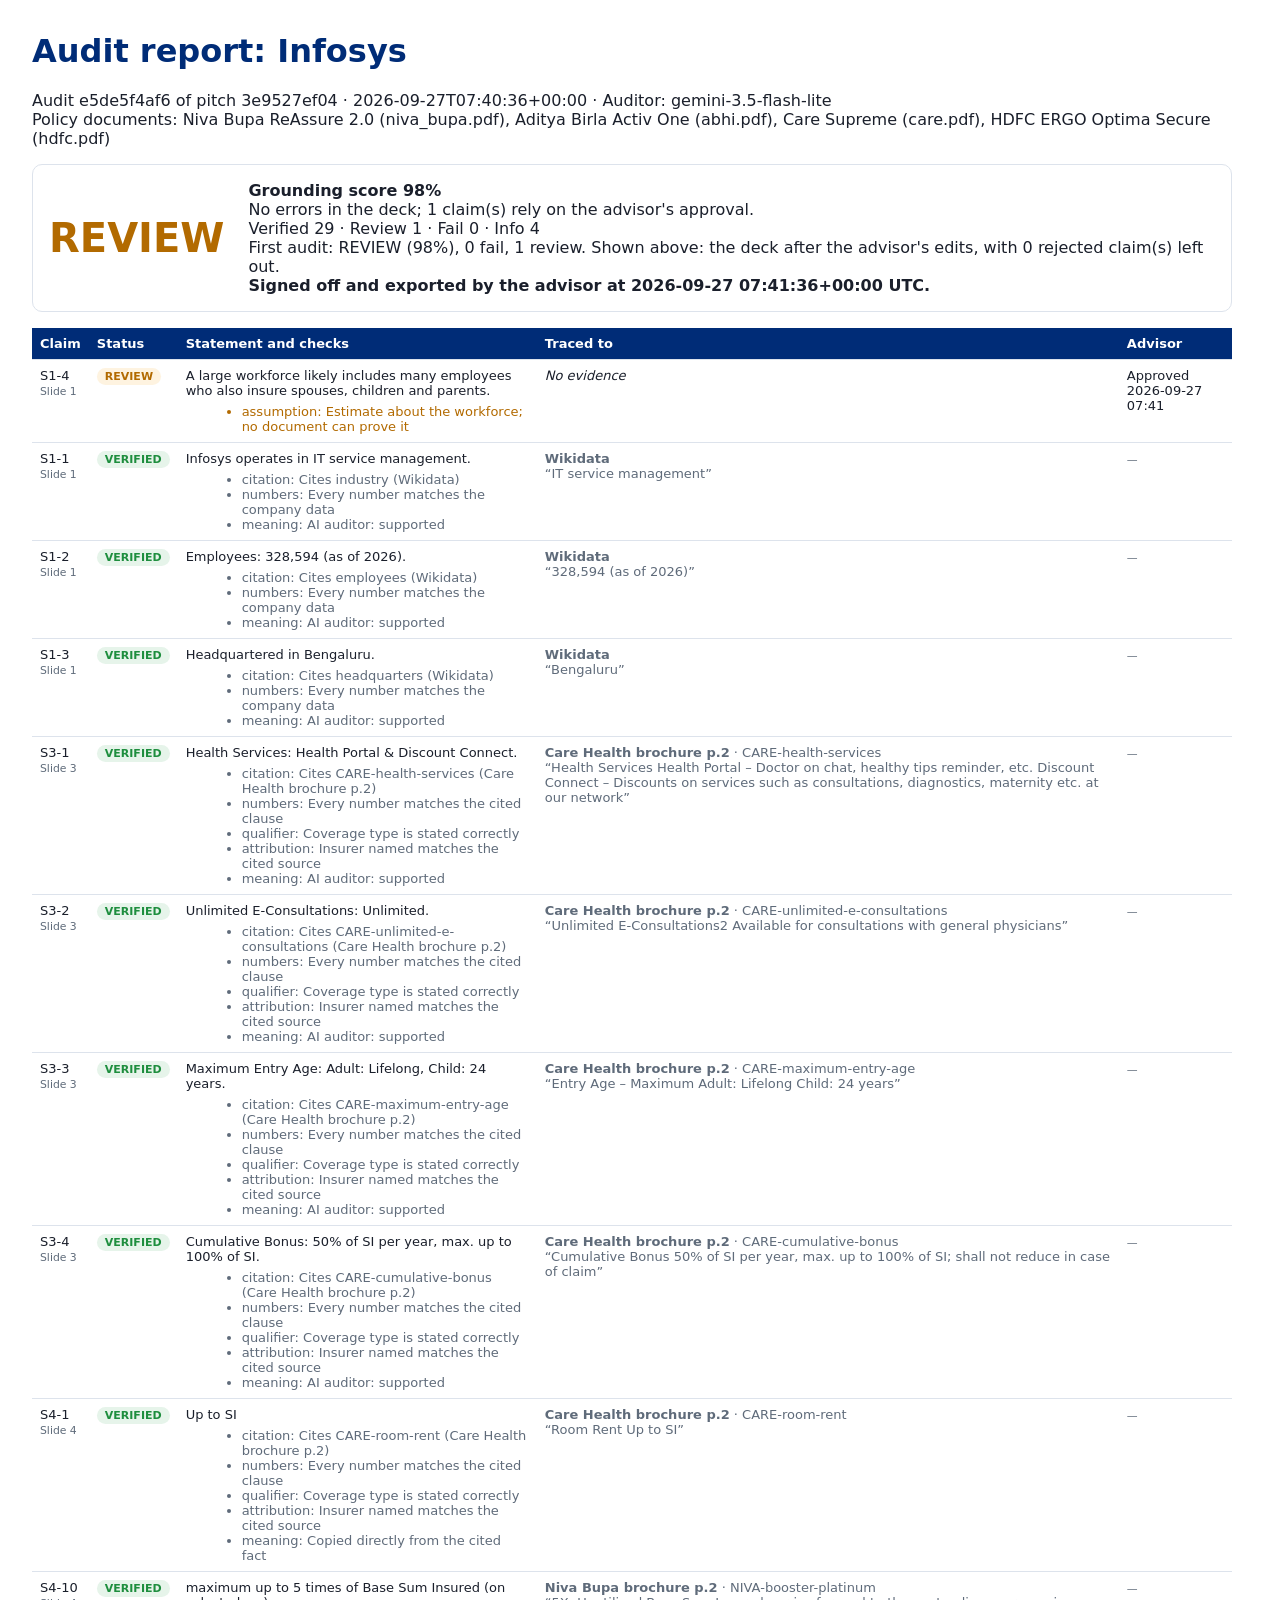
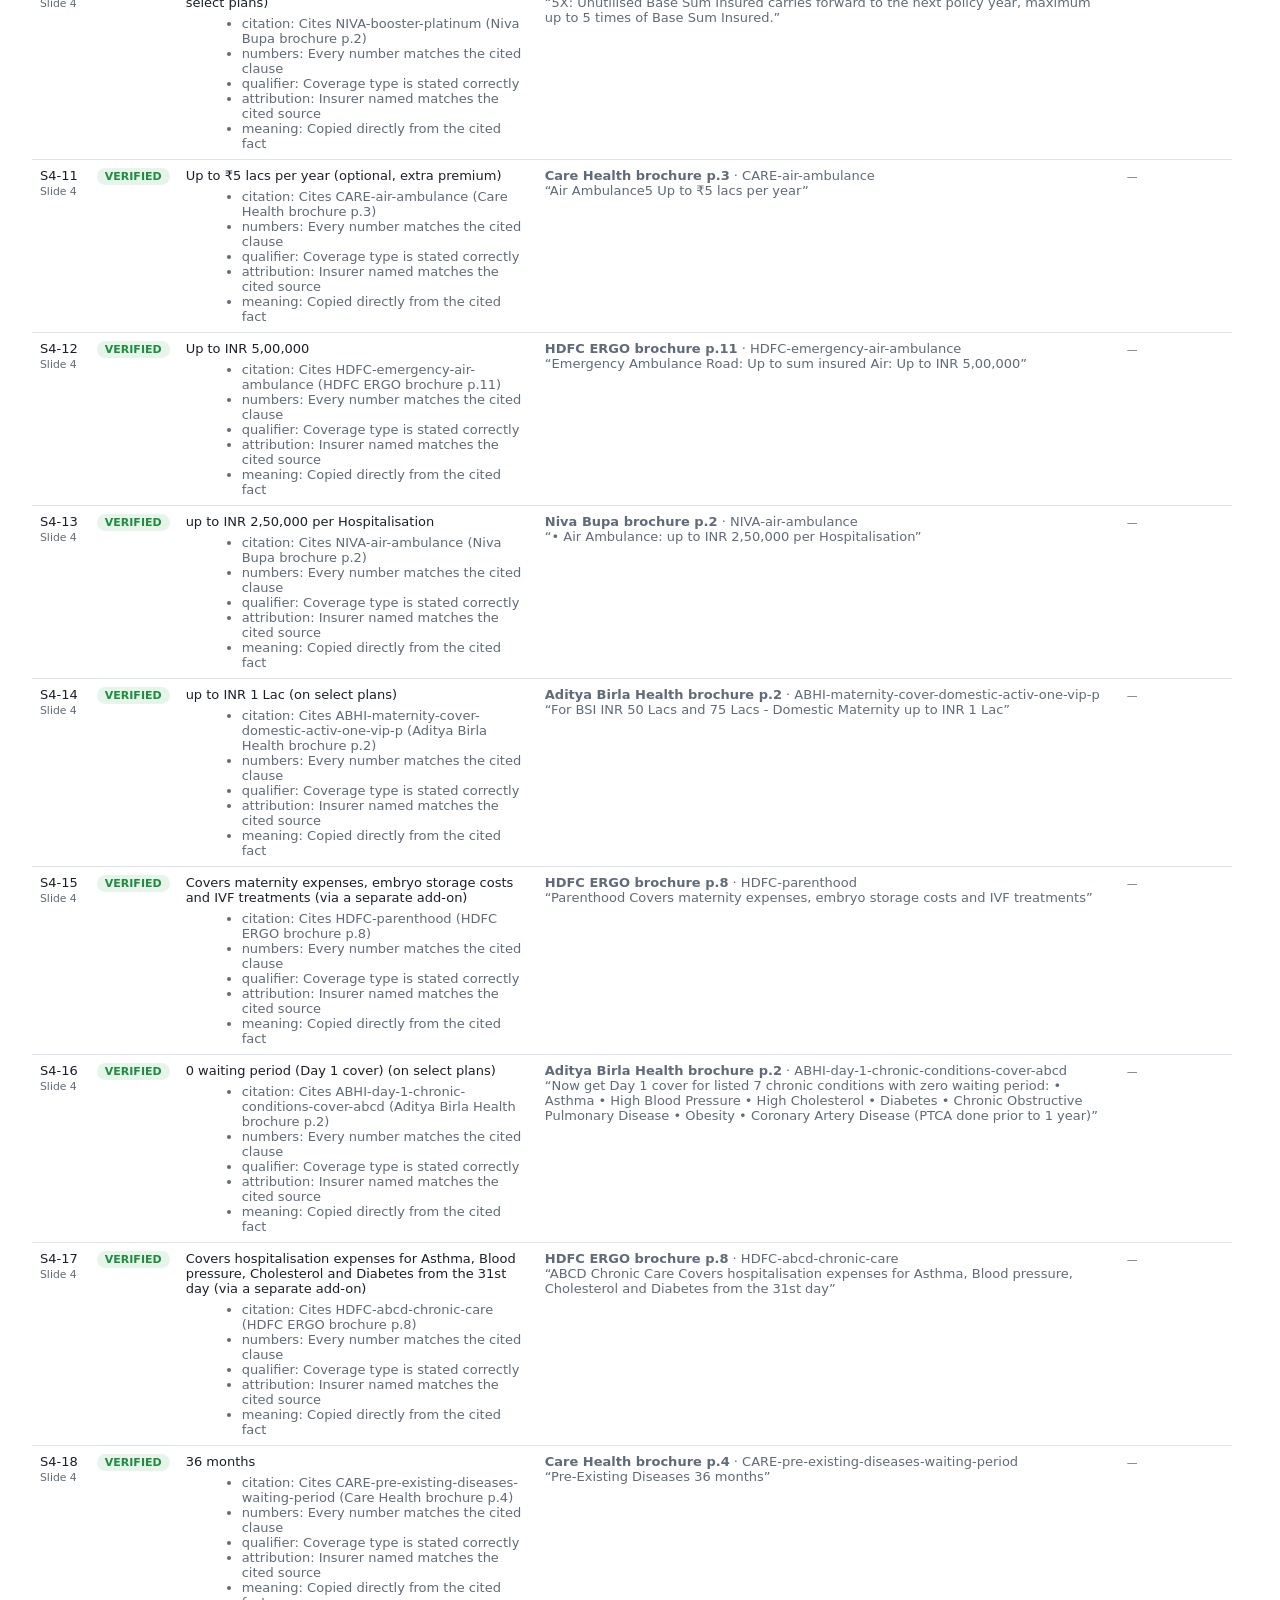
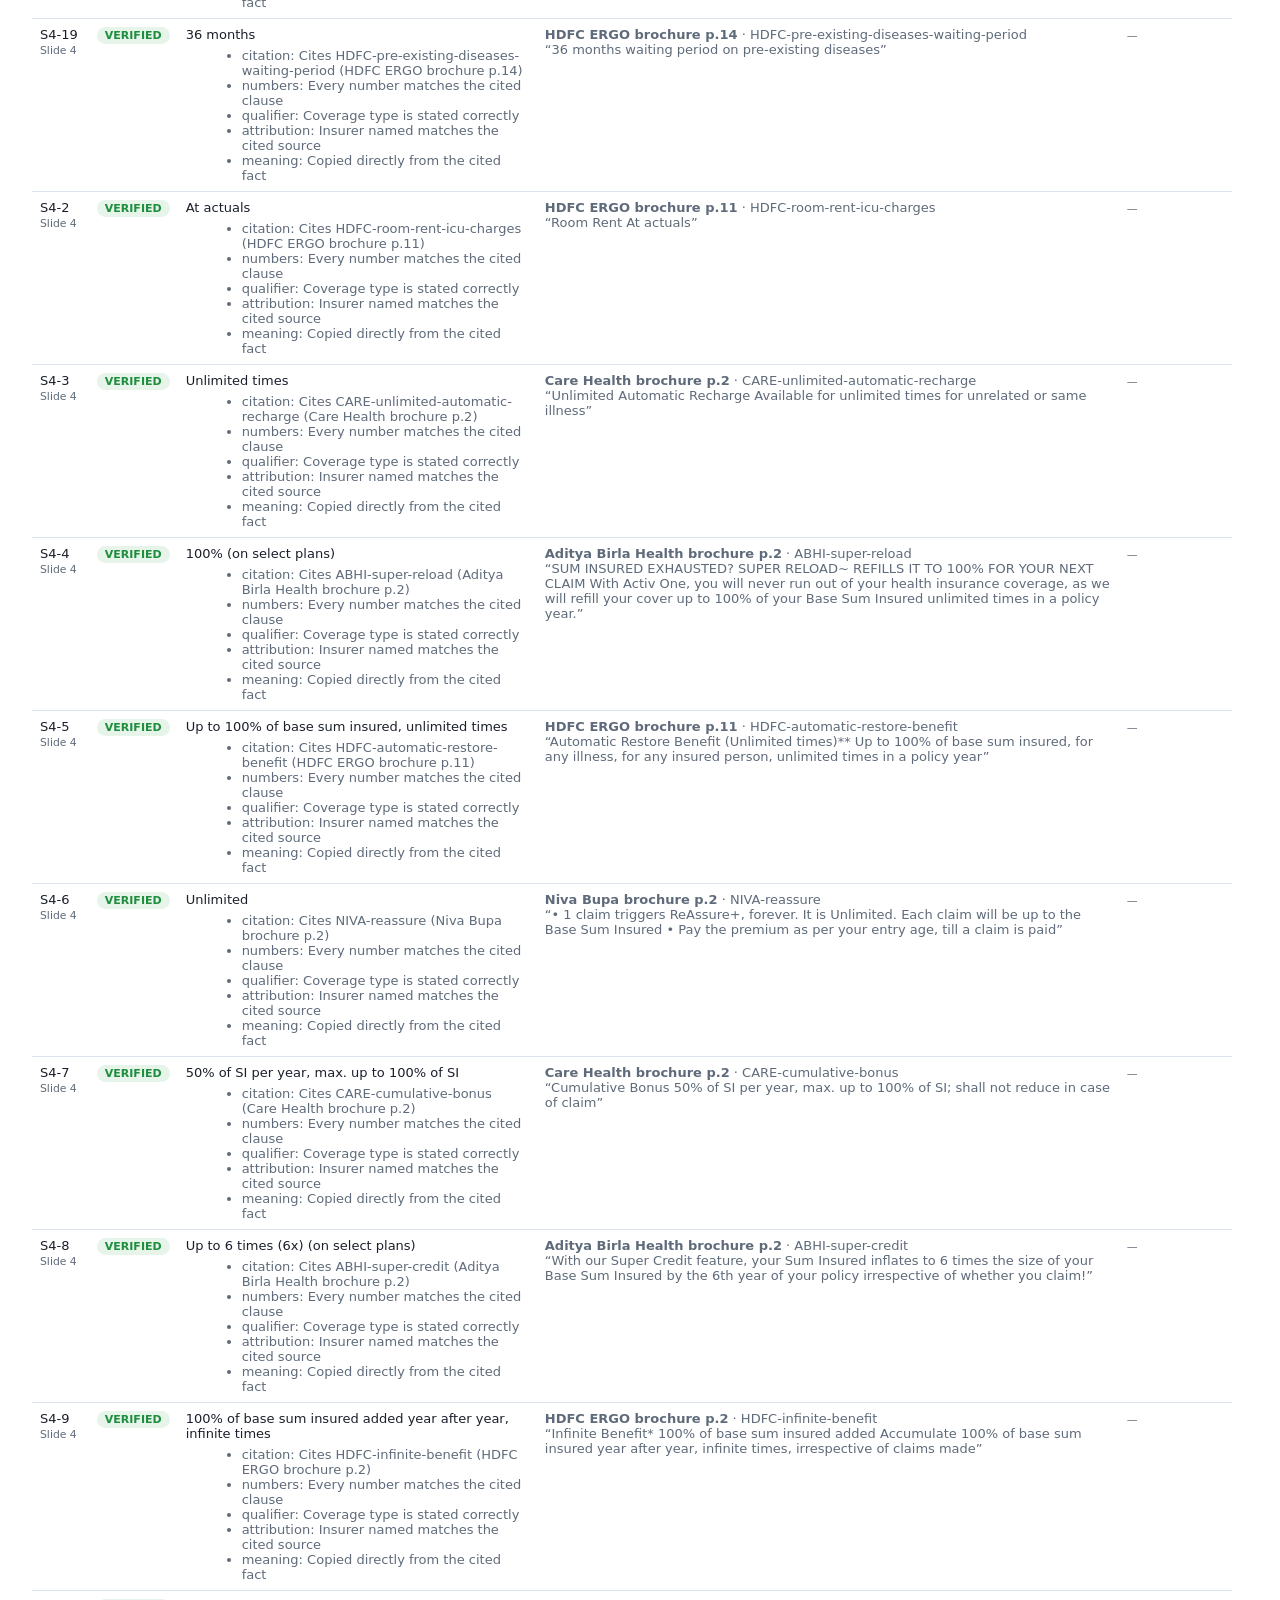
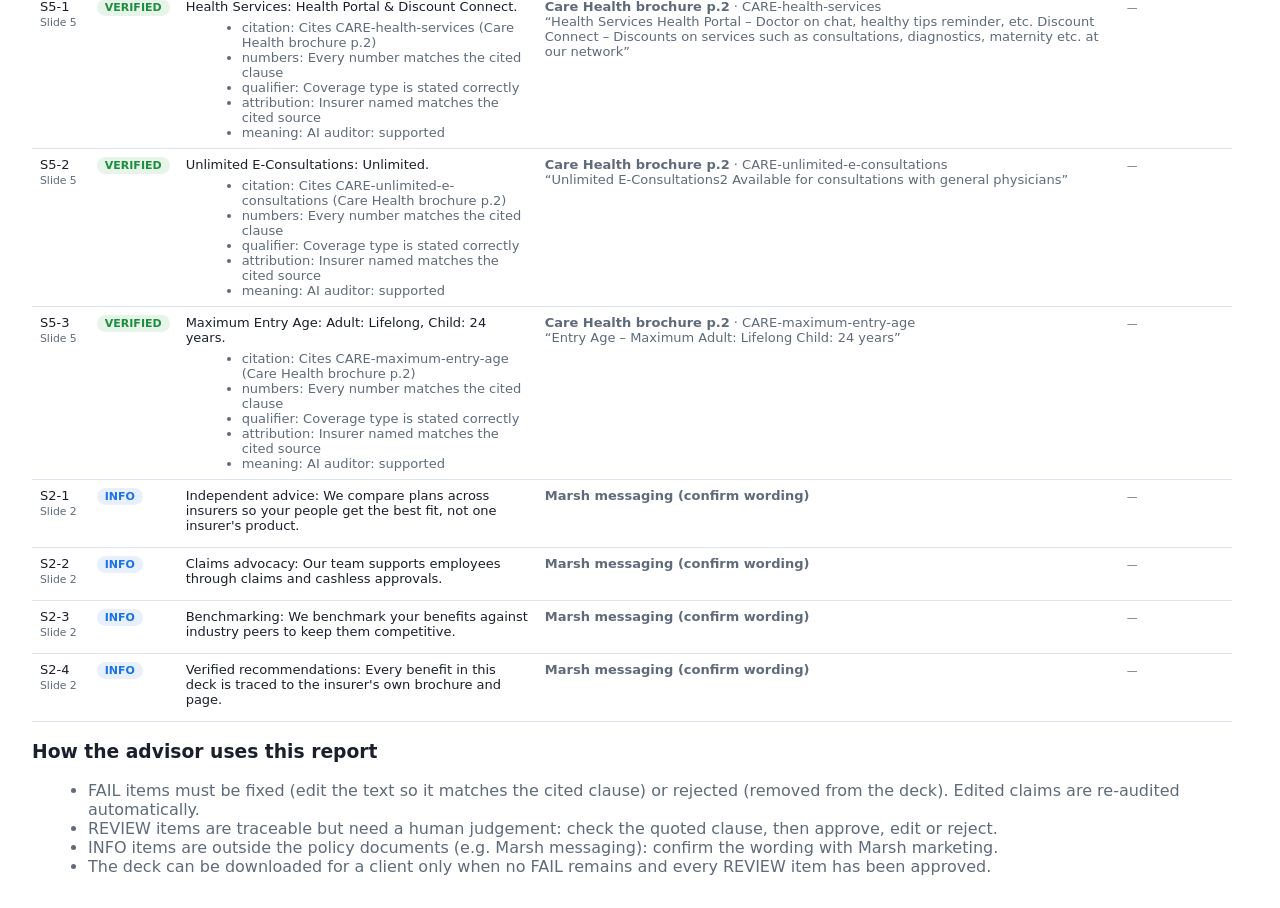
<file: deliverables/Audit_report_Infosys.html>
<!DOCTYPE html><html><head><meta charset="utf-8"><title>Audit report: Infosys</title>
<style>body{font-family:Segoe UI,system-ui,sans-serif;color:#1A1F2B;margin:32px;max-width:1200px}
h1{color:#002C77} .sum{display:flex;gap:24px;align-items:center;border:1px solid #DDE3EC;border-radius:10px;padding:16px;margin:16px 0}
.big{font-size:40px;font-weight:700;color:#B26A00} table{border-collapse:collapse;width:100%;font-size:13px}
td,th{border-bottom:1px solid #DDE3EC;padding:8px;vertical-align:top;text-align:left} th{background:#002C77;color:#fff}
.st{font-weight:700;font-size:11px;padding:2px 8px;border-radius:999px} .ev{margin-bottom:6px;color:#5F6B7A}
ul{margin:6px 0 0 16px;color:#5F6B7A} li.fail{color:#C5221F} li.review{color:#B26A00} small{color:#5F6B7A}</style></head><body>
<h1>Audit report: Infosys</h1>
<p>Audit e5de5f4af6 of pitch 3e9527ef04 · 2026-09-27T07:40:36+00:00 · Auditor: gemini-3.5-flash-lite<br>
Policy documents: Niva Bupa ReAssure 2.0 (niva_bupa.pdf), Aditya Birla Activ One (abhi.pdf), Care Supreme (care.pdf), HDFC ERGO Optima Secure (hdfc.pdf)</p>
<div class="sum"><div class="big">REVIEW</div><div><b>Grounding score 98%</b><br>No errors in the deck; 1 claim(s) rely on the advisor&#x27;s approval.<br>
Verified 29 · Review 1 · Fail 0 · Info 4<br>First audit: REVIEW (98%), 0 fail, 1 review. Shown above: the deck after the advisor's edits, with 0 rejected claim(s) left out.<br><b>Signed off and exported by the advisor at 2026-09-27 07:41:36+00:00 UTC.</b></div></div>
<table><tr><th>Claim</th><th>Status</th><th>Statement and checks</th><th>Traced to</th><th>Advisor</th></tr><tr><td>S1-4<br><small>Slide 1</small></td><td><span class='st' style='background:#FEF3E0;color:#B26A00'>REVIEW</span></td><td>A large workforce likely includes many employees who also insure spouses, children and parents.<ul><li class='review'>assumption: Estimate about the workforce; no document can prove it</li></ul></td><td><i>No evidence</i></td><td>Approved 2026-09-27 07:41</td></tr><tr><td>S1-1<br><small>Slide 1</small></td><td><span class='st' style='background:#E6F4EA;color:#1E8E3E'>VERIFIED</span></td><td>Infosys operates in IT service management.<ul><li class='pass'>citation: Cites industry (Wikidata)</li><li class='pass'>numbers: Every number matches the company data</li><li class='pass'>meaning: AI auditor: supported</li></ul></td><td><div class='ev'><b>Wikidata</b><br>“IT service management”</div></td><td><small>—</small></td></tr><tr><td>S1-2<br><small>Slide 1</small></td><td><span class='st' style='background:#E6F4EA;color:#1E8E3E'>VERIFIED</span></td><td>Employees: 328,594 (as of 2026).<ul><li class='pass'>citation: Cites employees (Wikidata)</li><li class='pass'>numbers: Every number matches the company data</li><li class='pass'>meaning: AI auditor: supported</li></ul></td><td><div class='ev'><b>Wikidata</b><br>“328,594 (as of 2026)”</div></td><td><small>—</small></td></tr><tr><td>S1-3<br><small>Slide 1</small></td><td><span class='st' style='background:#E6F4EA;color:#1E8E3E'>VERIFIED</span></td><td>Headquartered in Bengaluru.<ul><li class='pass'>citation: Cites headquarters (Wikidata)</li><li class='pass'>numbers: Every number matches the company data</li><li class='pass'>meaning: AI auditor: supported</li></ul></td><td><div class='ev'><b>Wikidata</b><br>“Bengaluru”</div></td><td><small>—</small></td></tr><tr><td>S3-1<br><small>Slide 3</small></td><td><span class='st' style='background:#E6F4EA;color:#1E8E3E'>VERIFIED</span></td><td>Health Services: Health Portal &amp; Discount Connect.<ul><li class='pass'>citation: Cites CARE-health-services (Care Health brochure p.2)</li><li class='pass'>numbers: Every number matches the cited clause</li><li class='pass'>qualifier: Coverage type is stated correctly</li><li class='pass'>attribution: Insurer named matches the cited source</li><li class='pass'>meaning: AI auditor: supported</li></ul></td><td><div class='ev'><b>Care Health brochure p.2</b> · CARE-health-services<br>“Health Services Health Portal – Doctor on chat, healthy tips reminder, etc. Discount Connect – Discounts on services such as consultations, diagnostics, maternity etc. at our network”</div></td><td><small>—</small></td></tr><tr><td>S3-2<br><small>Slide 3</small></td><td><span class='st' style='background:#E6F4EA;color:#1E8E3E'>VERIFIED</span></td><td>Unlimited E-Consultations: Unlimited.<ul><li class='pass'>citation: Cites CARE-unlimited-e-consultations (Care Health brochure p.2)</li><li class='pass'>numbers: Every number matches the cited clause</li><li class='pass'>qualifier: Coverage type is stated correctly</li><li class='pass'>attribution: Insurer named matches the cited source</li><li class='pass'>meaning: AI auditor: supported</li></ul></td><td><div class='ev'><b>Care Health brochure p.2</b> · CARE-unlimited-e-consultations<br>“Unlimited E-Consultations2 Available for consultations with general physicians”</div></td><td><small>—</small></td></tr><tr><td>S3-3<br><small>Slide 3</small></td><td><span class='st' style='background:#E6F4EA;color:#1E8E3E'>VERIFIED</span></td><td>Maximum Entry Age: Adult: Lifelong, Child: 24 years.<ul><li class='pass'>citation: Cites CARE-maximum-entry-age (Care Health brochure p.2)</li><li class='pass'>numbers: Every number matches the cited clause</li><li class='pass'>qualifier: Coverage type is stated correctly</li><li class='pass'>attribution: Insurer named matches the cited source</li><li class='pass'>meaning: AI auditor: supported</li></ul></td><td><div class='ev'><b>Care Health brochure p.2</b> · CARE-maximum-entry-age<br>“Entry Age – Maximum Adult: Lifelong Child: 24 years”</div></td><td><small>—</small></td></tr><tr><td>S3-4<br><small>Slide 3</small></td><td><span class='st' style='background:#E6F4EA;color:#1E8E3E'>VERIFIED</span></td><td>Cumulative Bonus: 50% of SI per year, max. up to 100% of SI.<ul><li class='pass'>citation: Cites CARE-cumulative-bonus (Care Health brochure p.2)</li><li class='pass'>numbers: Every number matches the cited clause</li><li class='pass'>qualifier: Coverage type is stated correctly</li><li class='pass'>attribution: Insurer named matches the cited source</li><li class='pass'>meaning: AI auditor: supported</li></ul></td><td><div class='ev'><b>Care Health brochure p.2</b> · CARE-cumulative-bonus<br>“Cumulative Bonus 50% of SI per year, max. up to 100% of SI; shall not reduce in case of claim”</div></td><td><small>—</small></td></tr><tr><td>S4-1<br><small>Slide 4</small></td><td><span class='st' style='background:#E6F4EA;color:#1E8E3E'>VERIFIED</span></td><td>Up to SI<ul><li class='pass'>citation: Cites CARE-room-rent (Care Health brochure p.2)</li><li class='pass'>numbers: Every number matches the cited clause</li><li class='pass'>qualifier: Coverage type is stated correctly</li><li class='pass'>attribution: Insurer named matches the cited source</li><li class='pass'>meaning: Copied directly from the cited fact</li></ul></td><td><div class='ev'><b>Care Health brochure p.2</b> · CARE-room-rent<br>“Room Rent Up to SI”</div></td><td><small>—</small></td></tr><tr><td>S4-10<br><small>Slide 4</small></td><td><span class='st' style='background:#E6F4EA;color:#1E8E3E'>VERIFIED</span></td><td>maximum up to 5 times of Base Sum Insured (on select plans)<ul><li class='pass'>citation: Cites NIVA-booster-platinum (Niva Bupa brochure p.2)</li><li class='pass'>numbers: Every number matches the cited clause</li><li class='pass'>qualifier: Coverage type is stated correctly</li><li class='pass'>attribution: Insurer named matches the cited source</li><li class='pass'>meaning: Copied directly from the cited fact</li></ul></td><td><div class='ev'><b>Niva Bupa brochure p.2</b> · NIVA-booster-platinum<br>“5X: Unutilised Base Sum Insured carries forward
to the next policy year, maximum up to 5 times
of Base Sum Insured.”</div></td><td><small>—</small></td></tr><tr><td>S4-11<br><small>Slide 4</small></td><td><span class='st' style='background:#E6F4EA;color:#1E8E3E'>VERIFIED</span></td><td>Up to ₹5 lacs per year (optional, extra premium)<ul><li class='pass'>citation: Cites CARE-air-ambulance (Care Health brochure p.3)</li><li class='pass'>numbers: Every number matches the cited clause</li><li class='pass'>qualifier: Coverage type is stated correctly</li><li class='pass'>attribution: Insurer named matches the cited source</li><li class='pass'>meaning: Copied directly from the cited fact</li></ul></td><td><div class='ev'><b>Care Health brochure p.3</b> · CARE-air-ambulance<br>“Air Ambulance5 Up to ₹5 lacs per year”</div></td><td><small>—</small></td></tr><tr><td>S4-12<br><small>Slide 4</small></td><td><span class='st' style='background:#E6F4EA;color:#1E8E3E'>VERIFIED</span></td><td>Up to INR 5,00,000<ul><li class='pass'>citation: Cites HDFC-emergency-air-ambulance (HDFC ERGO brochure p.11)</li><li class='pass'>numbers: Every number matches the cited clause</li><li class='pass'>qualifier: Coverage type is stated correctly</li><li class='pass'>attribution: Insurer named matches the cited source</li><li class='pass'>meaning: Copied directly from the cited fact</li></ul></td><td><div class='ev'><b>HDFC ERGO brochure p.11</b> · HDFC-emergency-air-ambulance<br>“Emergency Ambulance Road: Up to sum insured Air: Up to INR 5,00,000”</div></td><td><small>—</small></td></tr><tr><td>S4-13<br><small>Slide 4</small></td><td><span class='st' style='background:#E6F4EA;color:#1E8E3E'>VERIFIED</span></td><td>up to INR 2,50,000 per Hospitalisation<ul><li class='pass'>citation: Cites NIVA-air-ambulance (Niva Bupa brochure p.2)</li><li class='pass'>numbers: Every number matches the cited clause</li><li class='pass'>qualifier: Coverage type is stated correctly</li><li class='pass'>attribution: Insurer named matches the cited source</li><li class='pass'>meaning: Copied directly from the cited fact</li></ul></td><td><div class='ev'><b>Niva Bupa brochure p.2</b> · NIVA-air-ambulance<br>“• Air Ambulance: up to INR 2,50,000 per Hospitalisation”</div></td><td><small>—</small></td></tr><tr><td>S4-14<br><small>Slide 4</small></td><td><span class='st' style='background:#E6F4EA;color:#1E8E3E'>VERIFIED</span></td><td>up to INR 1 Lac (on select plans)<ul><li class='pass'>citation: Cites ABHI-maternity-cover-domestic-activ-one-vip-p (Aditya Birla Health brochure p.2)</li><li class='pass'>numbers: Every number matches the cited clause</li><li class='pass'>qualifier: Coverage type is stated correctly</li><li class='pass'>attribution: Insurer named matches the cited source</li><li class='pass'>meaning: Copied directly from the cited fact</li></ul></td><td><div class='ev'><b>Aditya Birla Health brochure p.2</b> · ABHI-maternity-cover-domestic-activ-one-vip-p<br>“For BSI INR 50 Lacs and 75 Lacs - Domestic Maternity up to INR 1 Lac”</div></td><td><small>—</small></td></tr><tr><td>S4-15<br><small>Slide 4</small></td><td><span class='st' style='background:#E6F4EA;color:#1E8E3E'>VERIFIED</span></td><td>Covers maternity expenses, embryo storage costs and IVF treatments (via a separate add-on)<ul><li class='pass'>citation: Cites HDFC-parenthood (HDFC ERGO brochure p.8)</li><li class='pass'>numbers: Every number matches the cited clause</li><li class='pass'>qualifier: Coverage type is stated correctly</li><li class='pass'>attribution: Insurer named matches the cited source</li><li class='pass'>meaning: Copied directly from the cited fact</li></ul></td><td><div class='ev'><b>HDFC ERGO brochure p.8</b> · HDFC-parenthood<br>“Parenthood Covers maternity expenses, embryo storage costs and IVF treatments”</div></td><td><small>—</small></td></tr><tr><td>S4-16<br><small>Slide 4</small></td><td><span class='st' style='background:#E6F4EA;color:#1E8E3E'>VERIFIED</span></td><td>0 waiting period (Day 1 cover) (on select plans)<ul><li class='pass'>citation: Cites ABHI-day-1-chronic-conditions-cover-abcd (Aditya Birla Health brochure p.2)</li><li class='pass'>numbers: Every number matches the cited clause</li><li class='pass'>qualifier: Coverage type is stated correctly</li><li class='pass'>attribution: Insurer named matches the cited source</li><li class='pass'>meaning: Copied directly from the cited fact</li></ul></td><td><div class='ev'><b>Aditya Birla Health brochure p.2</b> · ABHI-day-1-chronic-conditions-cover-abcd<br>“Now get Day 1 cover for listed 7 chronic conditions with zero waiting period: • Asthma • High Blood Pressure • High Cholesterol • Diabetes • Chronic Obstructive Pulmonary Disease • Obesity • Coronary Artery Disease (PTCA done prior to 1 year)”</div></td><td><small>—</small></td></tr><tr><td>S4-17<br><small>Slide 4</small></td><td><span class='st' style='background:#E6F4EA;color:#1E8E3E'>VERIFIED</span></td><td>Covers hospitalisation expenses for Asthma, Blood pressure, Cholesterol and Diabetes from the 31st day (via a separate add-on)<ul><li class='pass'>citation: Cites HDFC-abcd-chronic-care (HDFC ERGO brochure p.8)</li><li class='pass'>numbers: Every number matches the cited clause</li><li class='pass'>qualifier: Coverage type is stated correctly</li><li class='pass'>attribution: Insurer named matches the cited source</li><li class='pass'>meaning: Copied directly from the cited fact</li></ul></td><td><div class='ev'><b>HDFC ERGO brochure p.8</b> · HDFC-abcd-chronic-care<br>“ABCD Chronic Care Covers hospitalisation expenses for Asthma, Blood pressure, Cholesterol and Diabetes from the 31st day”</div></td><td><small>—</small></td></tr><tr><td>S4-18<br><small>Slide 4</small></td><td><span class='st' style='background:#E6F4EA;color:#1E8E3E'>VERIFIED</span></td><td>36 months<ul><li class='pass'>citation: Cites CARE-pre-existing-diseases-waiting-period (Care Health brochure p.4)</li><li class='pass'>numbers: Every number matches the cited clause</li><li class='pass'>qualifier: Coverage type is stated correctly</li><li class='pass'>attribution: Insurer named matches the cited source</li><li class='pass'>meaning: Copied directly from the cited fact</li></ul></td><td><div class='ev'><b>Care Health brochure p.4</b> · CARE-pre-existing-diseases-waiting-period<br>“Pre-Existing Diseases 36 months”</div></td><td><small>—</small></td></tr><tr><td>S4-19<br><small>Slide 4</small></td><td><span class='st' style='background:#E6F4EA;color:#1E8E3E'>VERIFIED</span></td><td>36 months<ul><li class='pass'>citation: Cites HDFC-pre-existing-diseases-waiting-period (HDFC ERGO brochure p.14)</li><li class='pass'>numbers: Every number matches the cited clause</li><li class='pass'>qualifier: Coverage type is stated correctly</li><li class='pass'>attribution: Insurer named matches the cited source</li><li class='pass'>meaning: Copied directly from the cited fact</li></ul></td><td><div class='ev'><b>HDFC ERGO brochure p.14</b> · HDFC-pre-existing-diseases-waiting-period<br>“36 months waiting period on pre-existing diseases”</div></td><td><small>—</small></td></tr><tr><td>S4-2<br><small>Slide 4</small></td><td><span class='st' style='background:#E6F4EA;color:#1E8E3E'>VERIFIED</span></td><td>At actuals<ul><li class='pass'>citation: Cites HDFC-room-rent-icu-charges (HDFC ERGO brochure p.11)</li><li class='pass'>numbers: Every number matches the cited clause</li><li class='pass'>qualifier: Coverage type is stated correctly</li><li class='pass'>attribution: Insurer named matches the cited source</li><li class='pass'>meaning: Copied directly from the cited fact</li></ul></td><td><div class='ev'><b>HDFC ERGO brochure p.11</b> · HDFC-room-rent-icu-charges<br>“Room Rent At actuals”</div></td><td><small>—</small></td></tr><tr><td>S4-3<br><small>Slide 4</small></td><td><span class='st' style='background:#E6F4EA;color:#1E8E3E'>VERIFIED</span></td><td>Unlimited times<ul><li class='pass'>citation: Cites CARE-unlimited-automatic-recharge (Care Health brochure p.2)</li><li class='pass'>numbers: Every number matches the cited clause</li><li class='pass'>qualifier: Coverage type is stated correctly</li><li class='pass'>attribution: Insurer named matches the cited source</li><li class='pass'>meaning: Copied directly from the cited fact</li></ul></td><td><div class='ev'><b>Care Health brochure p.2</b> · CARE-unlimited-automatic-recharge<br>“Unlimited Automatic Recharge Available for unlimited times for unrelated or same illness”</div></td><td><small>—</small></td></tr><tr><td>S4-4<br><small>Slide 4</small></td><td><span class='st' style='background:#E6F4EA;color:#1E8E3E'>VERIFIED</span></td><td>100% (on select plans)<ul><li class='pass'>citation: Cites ABHI-super-reload (Aditya Birla Health brochure p.2)</li><li class='pass'>numbers: Every number matches the cited clause</li><li class='pass'>qualifier: Coverage type is stated correctly</li><li class='pass'>attribution: Insurer named matches the cited source</li><li class='pass'>meaning: Copied directly from the cited fact</li></ul></td><td><div class='ev'><b>Aditya Birla Health brochure p.2</b> · ABHI-super-reload<br>“SUM INSURED EXHAUSTED? SUPER RELOAD~ REFILLS IT TO 100% FOR YOUR NEXT CLAIM With Activ One, you will never run out of your health insurance coverage, as we will refill your cover up to 100% of your Base Sum Insured unlimited times in a policy year.”</div></td><td><small>—</small></td></tr><tr><td>S4-5<br><small>Slide 4</small></td><td><span class='st' style='background:#E6F4EA;color:#1E8E3E'>VERIFIED</span></td><td>Up to 100% of base sum insured, unlimited times<ul><li class='pass'>citation: Cites HDFC-automatic-restore-benefit (HDFC ERGO brochure p.11)</li><li class='pass'>numbers: Every number matches the cited clause</li><li class='pass'>qualifier: Coverage type is stated correctly</li><li class='pass'>attribution: Insurer named matches the cited source</li><li class='pass'>meaning: Copied directly from the cited fact</li></ul></td><td><div class='ev'><b>HDFC ERGO brochure p.11</b> · HDFC-automatic-restore-benefit<br>“Automatic Restore Benefit (Unlimited times)** Up to 100% of base sum insured, for any illness, for any insured person, unlimited times in a policy year”</div></td><td><small>—</small></td></tr><tr><td>S4-6<br><small>Slide 4</small></td><td><span class='st' style='background:#E6F4EA;color:#1E8E3E'>VERIFIED</span></td><td>Unlimited<ul><li class='pass'>citation: Cites NIVA-reassure (Niva Bupa brochure p.2)</li><li class='pass'>numbers: Every number matches the cited clause</li><li class='pass'>qualifier: Coverage type is stated correctly</li><li class='pass'>attribution: Insurer named matches the cited source</li><li class='pass'>meaning: Copied directly from the cited fact</li></ul></td><td><div class='ev'><b>Niva Bupa brochure p.2</b> · NIVA-reassure<br>“• 1 claim triggers ReAssure+, forever. It is Unlimited. Each claim will be up to the
 Base Sum Insured
• Pay the premium as per your entry age, till a claim is paid”</div></td><td><small>—</small></td></tr><tr><td>S4-7<br><small>Slide 4</small></td><td><span class='st' style='background:#E6F4EA;color:#1E8E3E'>VERIFIED</span></td><td>50% of SI per year, max. up to 100% of SI<ul><li class='pass'>citation: Cites CARE-cumulative-bonus (Care Health brochure p.2)</li><li class='pass'>numbers: Every number matches the cited clause</li><li class='pass'>qualifier: Coverage type is stated correctly</li><li class='pass'>attribution: Insurer named matches the cited source</li><li class='pass'>meaning: Copied directly from the cited fact</li></ul></td><td><div class='ev'><b>Care Health brochure p.2</b> · CARE-cumulative-bonus<br>“Cumulative Bonus 50% of SI per year, max. up to 100% of SI; shall not reduce in case of claim”</div></td><td><small>—</small></td></tr><tr><td>S4-8<br><small>Slide 4</small></td><td><span class='st' style='background:#E6F4EA;color:#1E8E3E'>VERIFIED</span></td><td>Up to 6 times (6x) (on select plans)<ul><li class='pass'>citation: Cites ABHI-super-credit (Aditya Birla Health brochure p.2)</li><li class='pass'>numbers: Every number matches the cited clause</li><li class='pass'>qualifier: Coverage type is stated correctly</li><li class='pass'>attribution: Insurer named matches the cited source</li><li class='pass'>meaning: Copied directly from the cited fact</li></ul></td><td><div class='ev'><b>Aditya Birla Health brochure p.2</b> · ABHI-super-credit<br>“With our Super Credit feature, your Sum Insured inflates to 6 times the size of your Base Sum Insured by the 6th year of your policy irrespective of whether you claim!”</div></td><td><small>—</small></td></tr><tr><td>S4-9<br><small>Slide 4</small></td><td><span class='st' style='background:#E6F4EA;color:#1E8E3E'>VERIFIED</span></td><td>100% of base sum insured added year after year, infinite times<ul><li class='pass'>citation: Cites HDFC-infinite-benefit (HDFC ERGO brochure p.2)</li><li class='pass'>numbers: Every number matches the cited clause</li><li class='pass'>qualifier: Coverage type is stated correctly</li><li class='pass'>attribution: Insurer named matches the cited source</li><li class='pass'>meaning: Copied directly from the cited fact</li></ul></td><td><div class='ev'><b>HDFC ERGO brochure p.2</b> · HDFC-infinite-benefit<br>“Infinite Benefit* 100% of base sum insured added Accumulate 100% of base sum insured year after year, infinite times, irrespective of claims made”</div></td><td><small>—</small></td></tr><tr><td>S5-1<br><small>Slide 5</small></td><td><span class='st' style='background:#E6F4EA;color:#1E8E3E'>VERIFIED</span></td><td>Health Services: Health Portal &amp; Discount Connect.<ul><li class='pass'>citation: Cites CARE-health-services (Care Health brochure p.2)</li><li class='pass'>numbers: Every number matches the cited clause</li><li class='pass'>qualifier: Coverage type is stated correctly</li><li class='pass'>attribution: Insurer named matches the cited source</li><li class='pass'>meaning: AI auditor: supported</li></ul></td><td><div class='ev'><b>Care Health brochure p.2</b> · CARE-health-services<br>“Health Services Health Portal – Doctor on chat, healthy tips reminder, etc. Discount Connect – Discounts on services such as consultations, diagnostics, maternity etc. at our network”</div></td><td><small>—</small></td></tr><tr><td>S5-2<br><small>Slide 5</small></td><td><span class='st' style='background:#E6F4EA;color:#1E8E3E'>VERIFIED</span></td><td>Unlimited E-Consultations: Unlimited.<ul><li class='pass'>citation: Cites CARE-unlimited-e-consultations (Care Health brochure p.2)</li><li class='pass'>numbers: Every number matches the cited clause</li><li class='pass'>qualifier: Coverage type is stated correctly</li><li class='pass'>attribution: Insurer named matches the cited source</li><li class='pass'>meaning: AI auditor: supported</li></ul></td><td><div class='ev'><b>Care Health brochure p.2</b> · CARE-unlimited-e-consultations<br>“Unlimited E-Consultations2 Available for consultations with general physicians”</div></td><td><small>—</small></td></tr><tr><td>S5-3<br><small>Slide 5</small></td><td><span class='st' style='background:#E6F4EA;color:#1E8E3E'>VERIFIED</span></td><td>Maximum Entry Age: Adult: Lifelong, Child: 24 years.<ul><li class='pass'>citation: Cites CARE-maximum-entry-age (Care Health brochure p.2)</li><li class='pass'>numbers: Every number matches the cited clause</li><li class='pass'>qualifier: Coverage type is stated correctly</li><li class='pass'>attribution: Insurer named matches the cited source</li><li class='pass'>meaning: AI auditor: supported</li></ul></td><td><div class='ev'><b>Care Health brochure p.2</b> · CARE-maximum-entry-age<br>“Entry Age – Maximum Adult: Lifelong Child: 24 years”</div></td><td><small>—</small></td></tr><tr><td>S2-1<br><small>Slide 2</small></td><td><span class='st' style='background:#E8F0FE;color:#1A73E8'>INFO</span></td><td>Independent advice: We compare plans across insurers so your people get the best fit, not one insurer&#x27;s product.<ul></ul></td><td><div class='ev'><b>Marsh messaging (confirm wording)</b></div></td><td><small>—</small></td></tr><tr><td>S2-2<br><small>Slide 2</small></td><td><span class='st' style='background:#E8F0FE;color:#1A73E8'>INFO</span></td><td>Claims advocacy: Our team supports employees through claims and cashless approvals.<ul></ul></td><td><div class='ev'><b>Marsh messaging (confirm wording)</b></div></td><td><small>—</small></td></tr><tr><td>S2-3<br><small>Slide 2</small></td><td><span class='st' style='background:#E8F0FE;color:#1A73E8'>INFO</span></td><td>Benchmarking: We benchmark your benefits against industry peers to keep them competitive.<ul></ul></td><td><div class='ev'><b>Marsh messaging (confirm wording)</b></div></td><td><small>—</small></td></tr><tr><td>S2-4<br><small>Slide 2</small></td><td><span class='st' style='background:#E8F0FE;color:#1A73E8'>INFO</span></td><td>Verified recommendations: Every benefit in this deck is traced to the insurer&#x27;s own brochure and page.<ul></ul></td><td><div class='ev'><b>Marsh messaging (confirm wording)</b></div></td><td><small>—</small></td></tr></table>
<h3>How the advisor uses this report</h3><ul><li>FAIL items must be fixed (edit the text so it matches the cited clause) or rejected (removed from the deck). Edited claims are re-audited automatically.</li><li>REVIEW items are traceable but need a human judgement: check the quoted clause, then approve, edit or reject.</li><li>INFO items are outside the policy documents (e.g. Marsh messaging): confirm the wording with Marsh marketing.</li><li>The deck can be downloaded for a client only when no FAIL remains and every REVIEW item has been approved.</li></ul>
</body></html>
</file>
